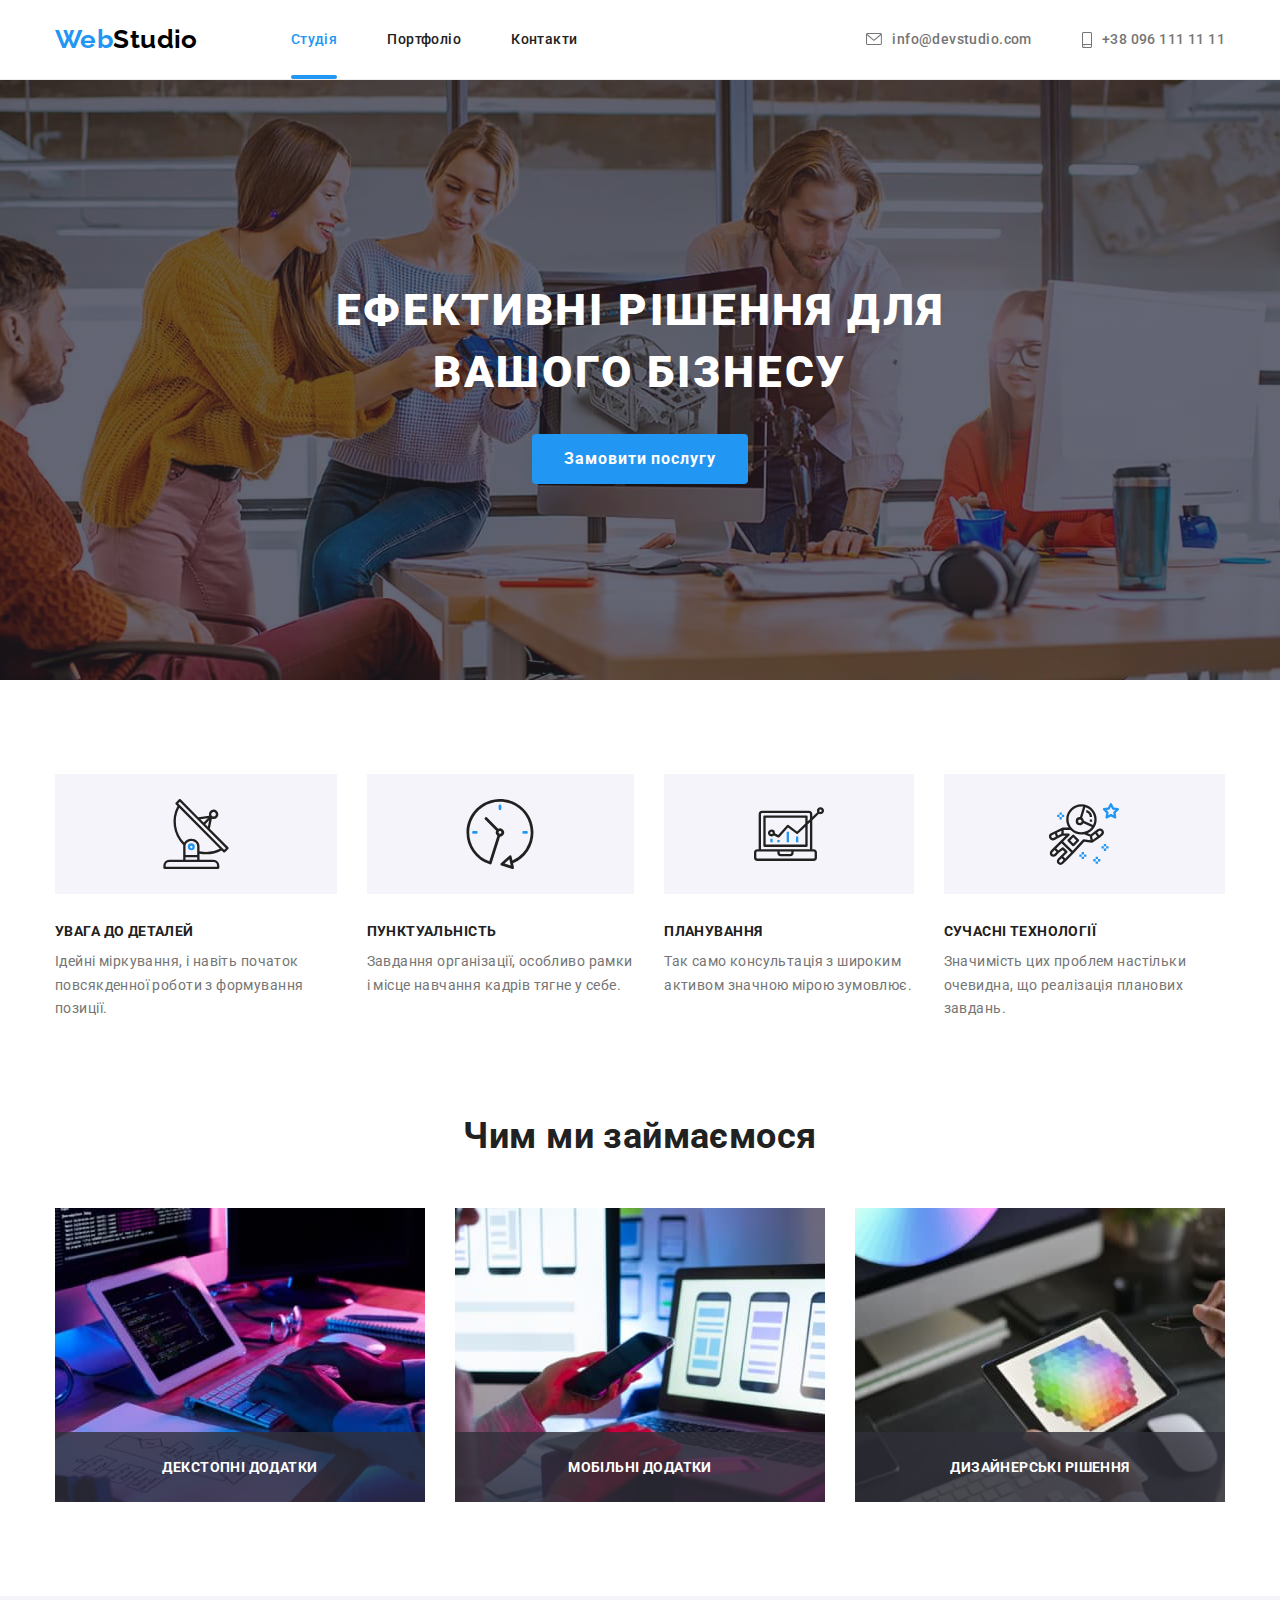
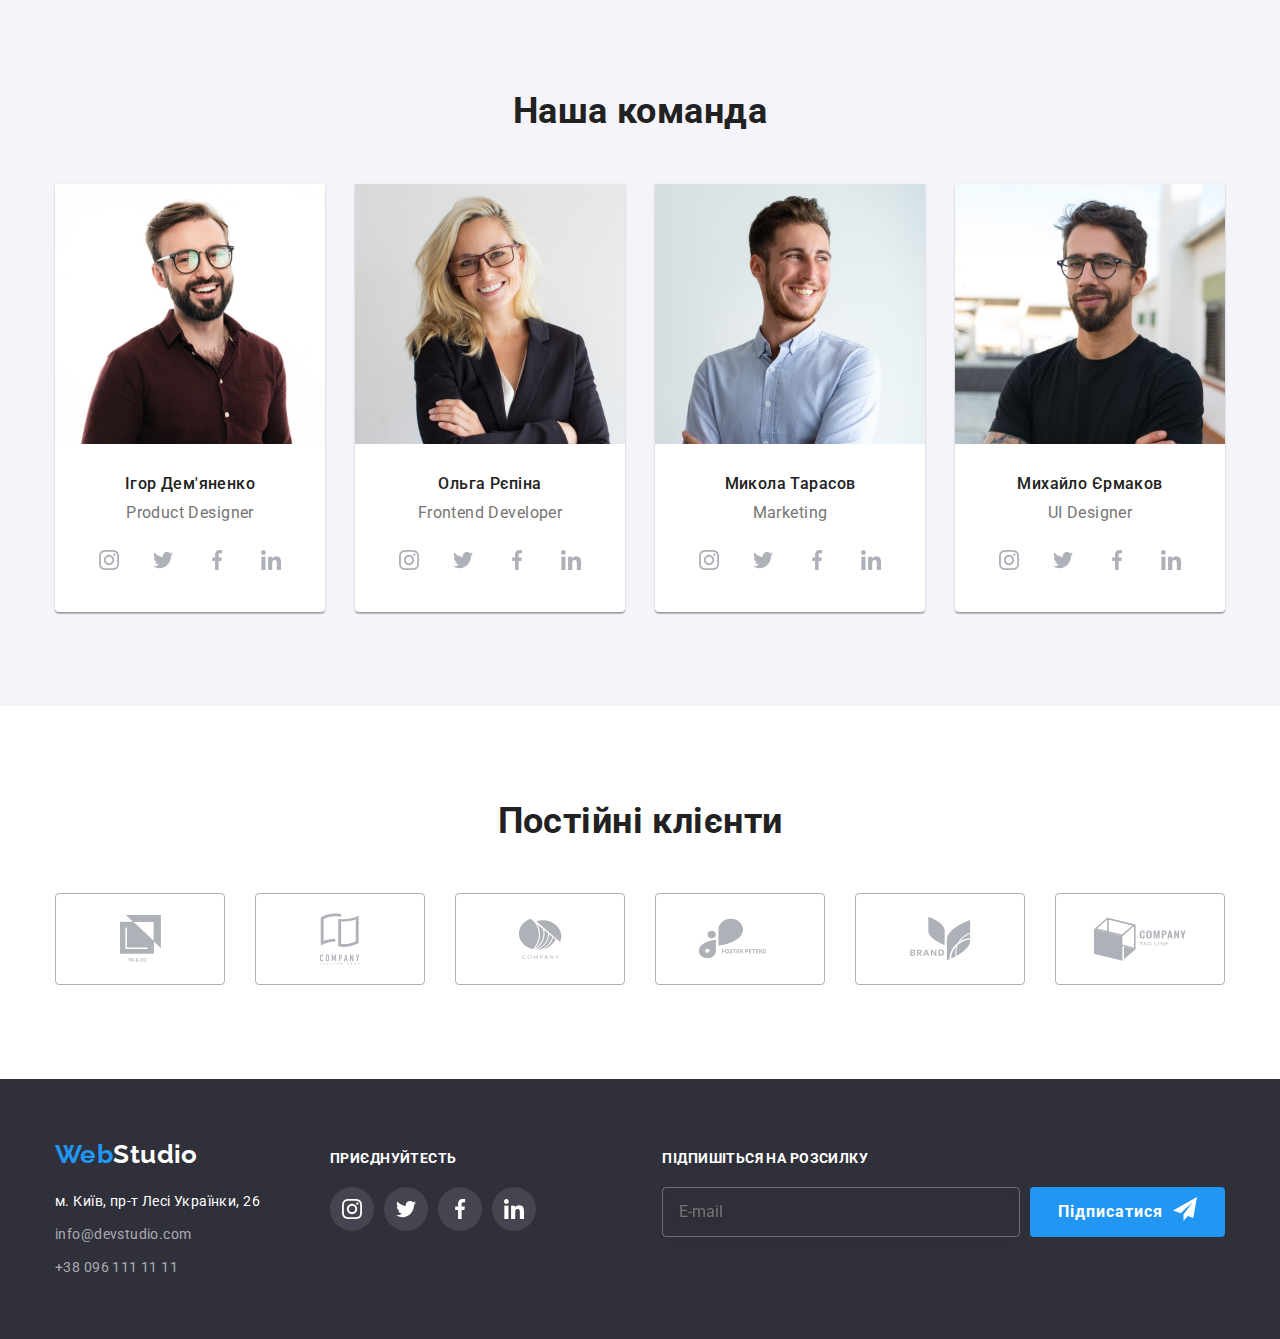
<file: index.html>
<!DOCTYPE html>
<html lang="uk">
  <head>
    <meta charset="UTF-8" />
    <meta http-equiv="X-UA-Compatible" content="IE=edge" />
    <meta name="viewport" content="width=device-width, initial-scale=1.0" />
    <title>Веб Студія</title>
    <link
      rel="stylesheet"
      href="https://cdnjs.cloudflare.com/ajax/libs/modern-normalize/1.1.0/modern-normalize.min.css"
    />
    <link rel="stylesheet" href="./css/styles.css" />
    <link rel="preconnect" href="https://fonts.googleapis.com" />
    <link rel="preconnect" href="https://fonts.gstatic.com" crossorigin />
    <link
      href="https://fonts.googleapis.com/css2?family=Raleway:wght@700&family=Roboto:wght@400;500;700;900&display=swap"
      rel="stylesheet"
    />
  </head>
  <body>
    <!--Шапка сайта-->
    <header class="nav">
      <div class="container main-nav">
        <a class="logo" href="./index.html" lang="en">
          <span class="page-logo">Web</span>Studio</a
        >
        <nav class="navigation">
          <ul class="nav-list">
            <li>
              <a class="nav-page current" href="./index.html">Студія</a>
            </li>
            <li>
              <a class="nav-page" href="portfolio.html">Портфоліо</a>
            </li>
            <li>
              <a class="nav-page" href="#">Контакти</a>
            </li>
          </ul>
        </nav>
        <ul class="nav-contacts">
          <li class="hover-envelope">
            <a class="contacts" href="mailto:info@devstudio.com" lang="en"
              ><svg
                class="icon-envelope"
                width="16"
                height="12"
                viewBox="0 0 16 12"
                fill="none"
              >
                <use href="./images/sprite1.svg#icon-envelope"></use></svg
              >info@devstudio.com
            </a>
          </li>
          <li class="hover-smartphon">
            <a class="contacts" href="tel:+380961111111">
              <svg class="icon-smartphon" width="10" height="16">
                <use href="./images/sprite1.svg#icon-smartphone"></use></svg
              >+38 096 111 11 11</a
            >
          </li>
        </ul>
      </div>
    </header>
    <main>
      <!--Секция герой-->
      <section class="hero">
        <div class="container">
          <div class="hero-overlay">
            <h1 class="hero-title">ефективні рішення для вашого бізнесу</h1>
            <button class="hero-button" type="button" data-modal-open>
              Замовити послугу
            </button>
          </div>
        </div>
      </section>

      <!--Секция 2-->
      <section class="section">
        <div class="container">
          <h2 class="visually-hidden">секция 2</h2>
          <ul class="section-lists">
            <li class="benefits-icon icon-antenna">
              <h3 class="benefits-title">УВАГА ДО ДЕТАЛЕЙ</h3>
              <p class="benefits-text">
                Ідейні міркування, і навіть початок повсякденної роботи з
                формування позиції.
              </p>
            </li>
            <li class="benefits-icon icon-clock">
              <h3 class="benefits-title">ПУНКТУАЛЬНІСТЬ</h3>
              <p class="benefits-text">
                Завдання організації, особливо рамки і місце навчання кадрів
                тягне у себе.
              </p>
            </li>
            <li class="benefits-icon icon-diagram">
              <h3 class="benefits-title">ПЛАНУВАННЯ</h3>
              <p class="benefits-text">
                Так само консультація з широким активом значною мірою зумовлює.
              </p>
            </li>
            <li class="benefits-icon icon-astronaut">
              <h3 class="benefits-title">СУЧАСНІ ТЕХНОЛОГІЇ</h3>
              <p class="benefits-text">
                Значимість цих проблем настільки очевидна, що реалізація
                планових завдань.
              </p>
            </li>
          </ul>
        </div>
      </section>
      <!--Секция Чим займаємося-->
      <section class="section features">
        <div class="container">
          <h2 class="title">Чим ми займаємося</h2>
          <ul class="section-lists">
            <li>
              <img
                src="./images/comp.jpg"
                alt="декстопні додатки"
                width="370"
              />
              <p class="features-desc">декстопні додатки</p>
            </li>
            <li>
              <img src="./images/tel.jpg" alt="мобільні додатки" width="370" />
              <p class="features-desc">мобільні додатки</p>
            </li>
            <li>
              <img
                src="./images/palitra.jpg"
                alt="дизайнерські рішення"
                width="370"
              />
              <p class="features-desc">дизайнерські рішення</p>
            </li>
          </ul>
        </div>
      </section>
      <!--Секція наша команда-->
      <section class="section list-profy">
        <div class="container">
          <h2 class="title">Наша команда</h2>
          <ul class="section-lists">
            <li class="section-list-profy">
              <img
                src="./images/demjanenko.jpg"
                alt="Ігор Дем'яненко"
                width="270"
              />
              <div class="list-face">
                <h3 class="name">Ігор Дем'яненко</h3>
                <p class="profy" lang="en">Product Designer</p>

                <ul class="icon-position">
                  <li>
                    <a class="name-socials" href="#"
                      ><svg class="meta">
                        <use
                          href="./images/sprite1.svg#icon-instagram"
                        ></use></svg
                    ></a>
                  </li>
                  <li>
                    <a class="name-socials" href="#"
                      ><svg class="meta">
                        <use
                          href="./images/sprite1.svg#icon-twitter"
                        ></use></svg
                    ></a>
                  </li>
                  <li>
                    <a class="name-socials" href="#"
                      ><svg class="meta">
                        <use
                          href="./images/sprite1.svg#icon-facebook"
                        ></use></svg
                    ></a>
                  </li>
                  <li>
                    <a class="name-socials" href="#"
                      ><svg class="meta">
                        <use
                          href="./images/sprite1.svg#icon-linkedin"
                        ></use></svg
                    ></a>
                  </li>
                </ul>
              </div>
            </li>
            <li class="section-list-profy">
              <img src="./images/repina.jpg" alt="Ольга Рєпіна" width="270" />
              <div class="list-face">
                <h3 class="name">Ольга Рєпіна</h3>
                <p class="profy" lang="en">Frontend Developer</p>
                <ul class="icon-position">
                  <li>
                    <a class="name-socials" href="#"
                      ><svg class="meta">
                        <use
                          href="./images/sprite1.svg#icon-instagram"
                        ></use></svg
                    ></a>
                  </li>
                  <li>
                    <a class="name-socials" href="#"
                      ><svg class="meta">
                        <use
                          href="./images/sprite1.svg#icon-twitter"
                        ></use></svg
                    ></a>
                  </li>
                  <li>
                    <a class="name-socials" href="#"
                      ><svg class="meta">
                        <use
                          href="./images/sprite1.svg#icon-facebook"
                        ></use></svg
                    ></a>
                  </li>
                  <li>
                    <a class="name-socials" href="#"
                      ><svg class="meta">
                        <use
                          href="./images/sprite1.svg#icon-linkedin"
                        ></use></svg
                    ></a>
                  </li>
                </ul>
              </div>
            </li>
            <li class="section-list-profy">
              <img
                src="./images/tarasov.jpg"
                alt="Микола Тарасов"
                width="270"
              />
              <div class="list-face">
                <h3 class="name">Микола Тарасов</h3>
                <p class="profy" lang="en">Marketing</p>
                <ul class="icon-position">
                  <li>
                    <a class="name-socials" href="#"
                      ><svg class="meta">
                        <use
                          href="./images/sprite1.svg#icon-instagram"
                        ></use></svg
                    ></a>
                  </li>
                  <li>
                    <a class="name-socials" href="#"
                      ><svg class="meta">
                        <use
                          href="./images/sprite1.svg#icon-twitter"
                        ></use></svg
                    ></a>
                  </li>
                  <li>
                    <a class="name-socials" href="#"
                      ><svg class="meta">
                        <use
                          href="./images/sprite1.svg#icon-facebook"
                        ></use></svg
                    ></a>
                  </li>
                  <li>
                    <a class="name-socials" href="#"
                      ><svg class="meta">
                        <use
                          href="./images/sprite1.svg#icon-linkedin"
                        ></use></svg
                    ></a>
                  </li>
                </ul>
              </div>
            </li>
            <li class="section-list-profy">
              <img
                src="./images/ermakov.jpg"
                alt="Михайло Єрмаков"
                width="270"
              />
              <div class="list-face">
                <h3 class="name">Михайло Єрмаков</h3>
                <p class="profy" lang="en">UI Designer</p>
                <ul class="icon-position">
                  <li>
                    <a class="name-socials" href="#"
                      ><svg class="meta">
                        <use
                          href="./images/sprite1.svg#icon-instagram"
                        ></use></svg
                    ></a>
                  </li>
                  <li>
                    <a class="name-socials" href="#"
                      ><svg class="meta">
                        <use
                          href="./images/sprite1.svg#icon-twitter"
                        ></use></svg
                    ></a>
                  </li>
                  <li>
                    <a class="name-socials" href="#"
                      ><svg class="meta">
                        <use
                          href="./images/sprite1.svg#icon-facebook"
                        ></use></svg
                    ></a>
                  </li>
                  <li>
                    <a class="name-socials" href="#"
                      ><svg class="meta">
                        <use
                          href="./images/sprite1.svg#icon-linkedin"
                        ></use></svg
                    ></a>
                  </li>
                </ul>
              </div>
            </li>
          </ul>
        </div>
      </section>
      <!--Постійні клієнти-->
      <section class="section clients">
        <div class="container">
          <h2 class="title">Постійні клієнти</h2>
          <ul class="clients-lists">
            <li class="clients-item">
              <a class="clients-link" href="#">
                <svg class="icon-client" width="41px" height="47px">
                  <use href="./images/sprite1.svg#icon-company-yaco"></use>
                </svg>
              </a>
            </li>
            <li class="clients-item">
              <a class="clients-link" href="#">
                <svg class="icon-client" width="40px" height="52px">
                  <use href="./images/sprite1.svg#icon-company-tagline"></use>
                </svg>
              </a>
            </li>
            <li class="clients-item">
              <a class="clients-link" href="#">
                <svg class="icon-client" width="44px" height="41px">
                  <use href="./images/sprite1.svg#icon-company"></use>
                </svg>
              </a>
            </li>
            <li class="clients-item">
              <a class="clients-link" href="#">
                <svg class="icon-client" width="85px" height="41px">
                  <use href="./images/sprite1.svg#icon-company-foster"></use>
                </svg>
              </a>
            </li>
            <li class="clients-item">
              <a class="clients-link" href="#">
                <svg class="icon-client" width="63px" height="45px">
                  <use href="./images/sprite1.svg#icon-company-brand"></use>
                </svg>
              </a>
            </li>
            <li class="clients-item">
              <a class="clients-link" href="#">
                <svg class="icon-client" width="94px" height="44px">
                  <use href="./images/sprite1.svg#icon-company-line"></use>
                </svg>
              </a>
            </li>
          </ul>
        </div>
      </section>
    </main>

    <!--Footer-->
    <footer class="footer">
      <div class="container">
        <div class="adress-box">
          <a class="logo-footer" href="./index.html" lang="en"
            ><span class="logo-web">Web</span>Studio</a
          >
          <address>
            <ul class="footer-list-element">
              <li>
                <a
                  class="footer-address"
                  href="https://goo.gl/maps/tMdoCCG9fhGyc61p6"
                  target="_blank"
                  rel="noopener noreferrer nofollow"
                  >м. Київ, пр-т Лесі Українки, 26</a
                >
              </li>
              <li>
                <a
                  class="footer-contacts"
                  href="mailto:info@devstudio.com"
                  lang="en"
                  >info@devstudio.com</a
                >
              </li>
              <li>
                <a class="footer-contacts" href="tel:+380961111111"
                  >+38 096 111 11 11</a
                >
              </li>
            </ul>
          </address>
        </div>

        <div class="socials-box">
          <p class="socials">приєднуйтесть</p>
          <ul class="footer-list">
            <li>
              <a class="footer-socials" href="#"
                ><svg class="footer-meta">
                  <use href="./images/sprite1.svg#icon-instagram"></use></svg
              ></a>
            </li>
            <li>
              <a class="footer-socials" href="#"
                ><svg class="footer-meta">
                  <use href="./images/sprite1.svg#icon-twitter"></use></svg
              ></a>
            </li>
            <li>
              <a class="footer-socials" href="#"
                ><svg class="footer-meta">
                  <use href="./images/sprite1.svg#icon-facebook"></use></svg
              ></a>
            </li>
            <li>
              <a class="footer-socials" href="#"
                ><svg class="footer-meta">
                  <use href="./images/sprite1.svg#icon-linkedin"></use></svg
              ></a>
            </li>
          </ul>
        </div>
        <div class="input-footer">
          <p class="socials">Підпишіться на розсилку</p>
          <form class="footer-list">
            <input
              type="email"
              name="user-email"
              class="modal-input-footer"
              required
              placeholder="E-mail"
            />
            <button type="submit" class="footer-button">
              Підписатися
              <svg class="icon-send-mail" width="24" height="24">
                <use href="images/sprite1.svg#icon-send-mail"></use>
              </svg>
            </button>
          </form>
        </div>
      </div>
    </footer>
    <!--Модальне вікно-->
    <div class="backdrop is-hidden" data-modal>
      <div class="modal">
        <button type="button" class="modal-close" data-modal-close>
          <svg
            width="11"
            height="11"
            viewBox="0 0 11 11"
            xmlns="http://www.w3.org/2000/svg"
          >
            <path
              d="M11 1.10786L9.89214 0L5.5 4.39214L1.10786 0L0 1.10786L4.39214 5.5L0 9.89214L1.10786 11L5.5 6.60786L9.89214 11L11 9.89214L6.60786 5.5L11 1.10786Z"
            />
          </svg>
        </button>
        <p class="form-title">Залиште свої дані, ми вам передзвонимо</p>

        <form class="modal-form">
          <label class="input-label"
            ><span class="input-name">Ім'я</span>
            <div class="input-wrap">
              <input
                type="text"
                name="user-name"
                class="modal-input"
                required
              />
              <svg class="modal-icon" width="18" height="18">
                <use href="./images/sprite1.svg#icon-person-black"></use>
              </svg>
            </div>
          </label>

          <label class="input-label"
            ><span class="input-name">Телефон</span>
            <div class="input-wrap">
              <input type="tel" name="user-tel" class="modal-input" required />
              <svg class="modal-icon" width="18" height="18">
                <use href="./images/sprite1.svg#icon-phone-black"></use>
              </svg>
            </div>
          </label>

          <label class="input-label"
            ><span class="input-name">Пошта</span>
            <div class="input-wrap">
              <input
                type="email"
                name="user-email"
                class="modal-input"
                required
              />
              <svg class="modal-icon" width="18" height="18">
                <use href="./images/sprite1.svg#icon-email-black"></use>
              </svg>
            </div>
          </label>

          <div class="input-wrap indent">
            <label for="user-comment" class="input-name">
              Коментар
            </label>
            <textarea
              name="user-comment"
              class="modal-text"
              id="user-comment"
              placeholder="Введіть текст"
            ></textarea>
          </div>
          <div class="check-group">
               
            <label class="checkbox">
              <input
              class="check"
              type="checkbox"
              name="checkbox"/>
              <span class="icon-box"><svg width="16" height="15">
                <use href="./images/sprite1.svg#icon-box"
              </svg></span>
              Погоджуюся з розсилкою та приймаю
              <a class="link-agree" href="#">Умови договору</a>
            </label>
          </div>
          <button type="submit" class="modal-button">Відправити</button>
        </form>
      </div>
    </div>
    <script src="./modal.js"></script>
  </body>
</html>
</file>
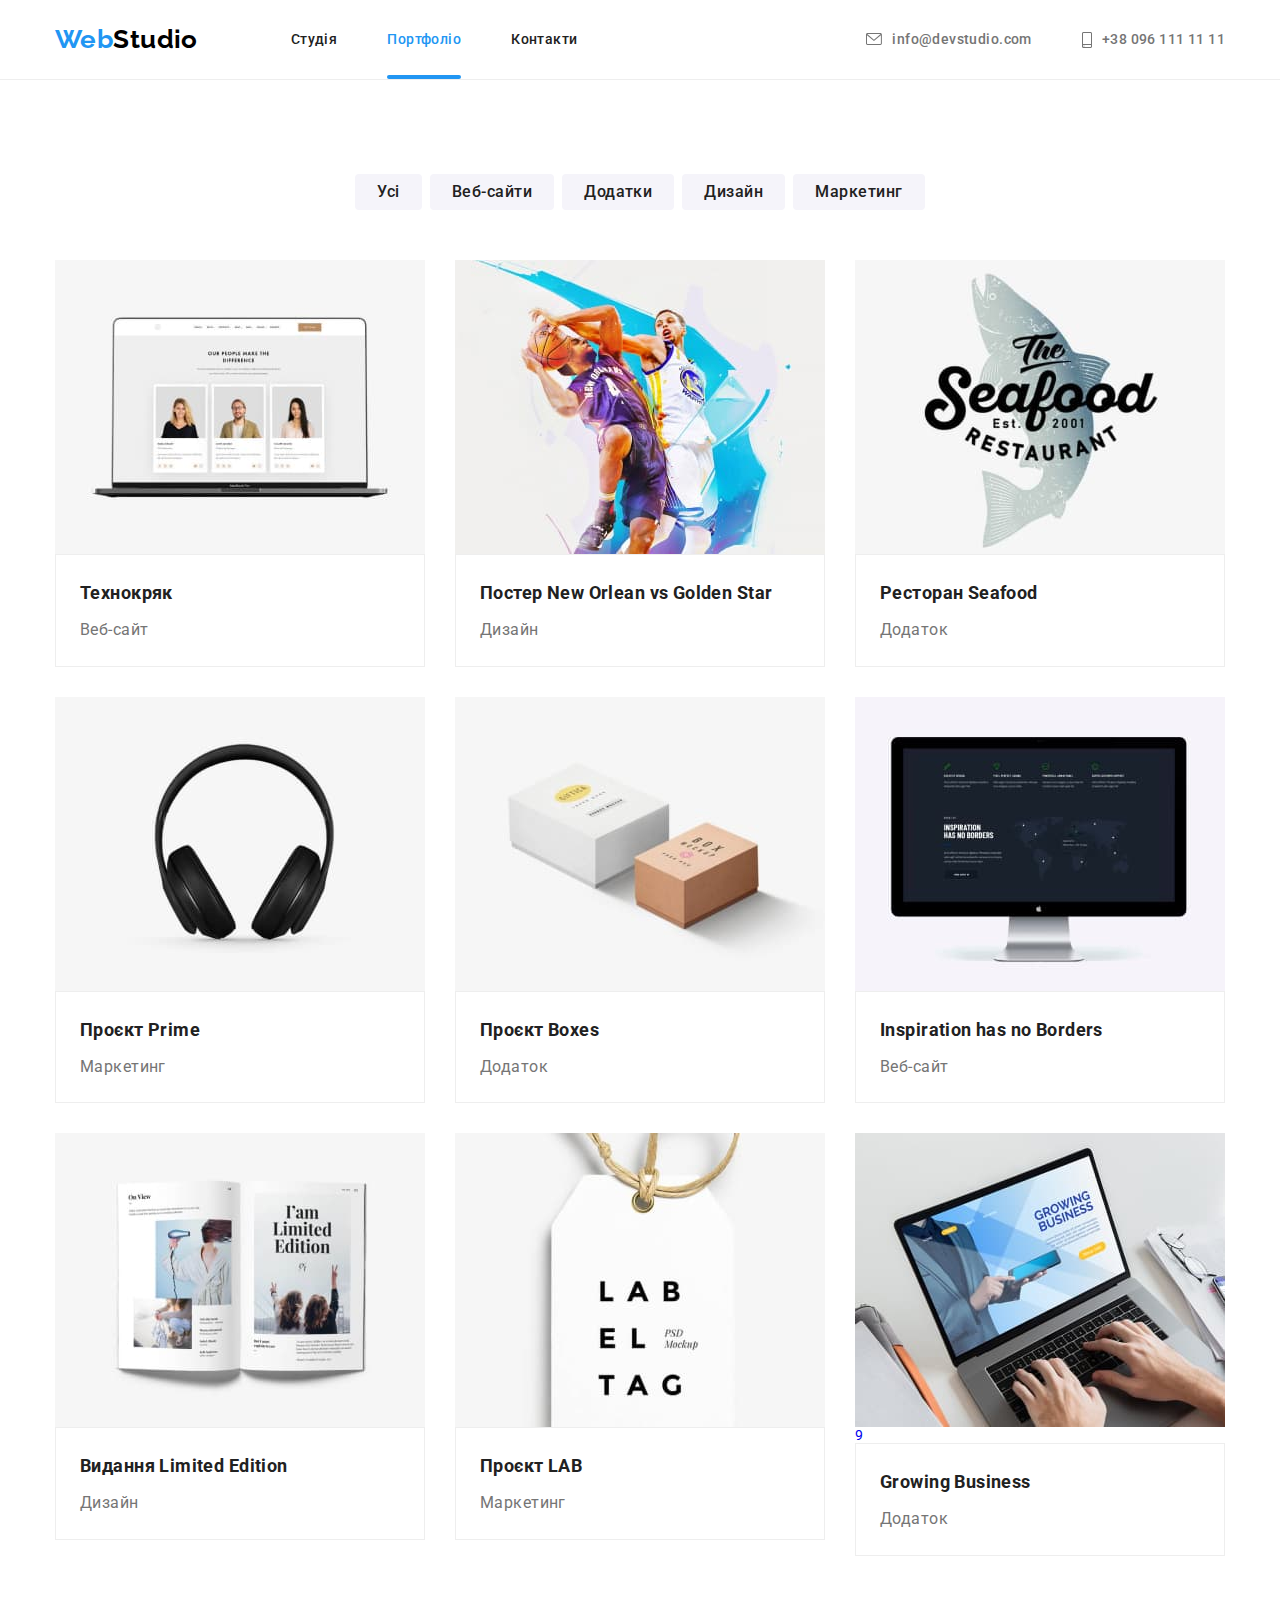
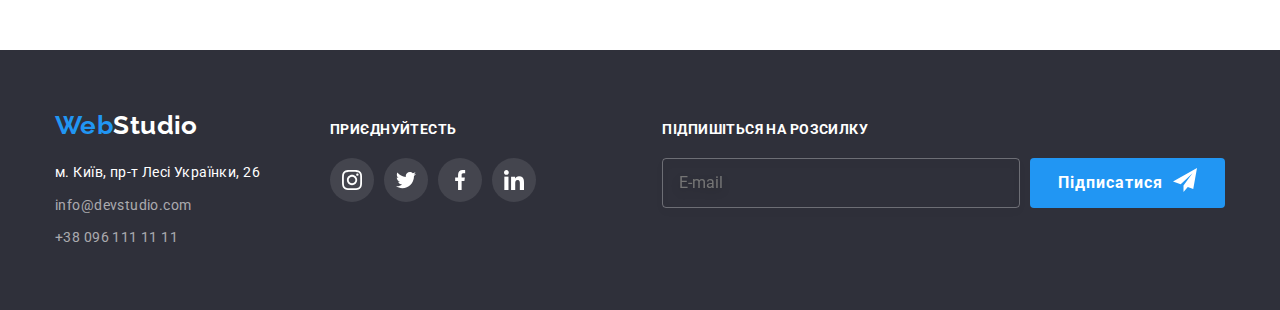
<file: portfolio.html>
<!DOCTYPE html>
<html lang="uk">
  <head>
    <meta charset="UTF-8" />
    <meta http-equiv="X-UA-Compatible" content="IE=edge" />
    <meta name="viewport" content="width=device-width, initial-scale=1.0" />
    <title>Портфоліо</title>
    <link
      rel="stylesheet"
      href="https://cdnjs.cloudflare.com/ajax/libs/modern-normalize/1.1.0/modern-normalize.min.css"
    />
    <link rel="stylesheet" href="./css/styles.css" />
    <link rel="preconnect" href="https://fonts.googleapis.com" />
    <link rel="preconnect" href="https://fonts.gstatic.com" crossorigin />
    <link
      href="https://fonts.googleapis.com/css2?family=Raleway:wght@700&family=Roboto:wght@400;500;700;900&display=swap"
      rel="stylesheet"
    />
  </head>
  <body>
    <header class="nav">
      <div class="container main-nav">
        <a class="logo" href="./index.html" lang="en">
          <span class="page-logo">Web</span>Studio</a
        >
        <nav class="navigation">
          <ul class="nav-list">
            <li>
              <a class="nav-page" href="./index.html">Студія</a>
            </li>
            <li>
              <a class="nav-page current" href="portfolio.html">Портфоліо</a>
            </li>
            <li>
              <a class="nav-page" href="#">Контакти</a>
            </li>
          </ul>
        </nav>
        <ul class="nav-contacts">
          <li class="hover-envelope">
            <a class="contacts" href="mailto:info@devstudio.com" lang="en"
              ><svg
                class="icon-envelope"
                width="16"
                height="12"
                viewBox="0 0 16 12"
                fill="none"
              >
                <use href="./images/sprite1.svg#icon-envelope"></use></svg
              >info@devstudio.com</a
            >
          </li>
          <li class="hover-smartphon">
            <a class="contacts" href="tel:+380961111111">
              <svg class="icon-smartphon" width="10" height="16">
                <use href="./images/sprite1.svg#icon-smartphone"></use></svg
              >+38 096 111 11 11</a
            >
          </li>
        </ul>
      </div>
    </header>
    <main>
      <section class="works section">
        <div class="container">
          <h1 class="visually-hidden">Види робіт</h1>
          <ul class="works-button-list">
            <li><button class="works-button" type="button">Усі</button></li>
            <li>
              <button class="works-button" type="button">Веб-сайти</button>
            </li>
            <li><button class="works-button" type="button">Додатки</button></li>
            <li><button class="works-button" type="button">Дизайн</button></li>
            <li>
              <button class="works-button" type="button">Маркетинг</button>
            </li>
          </ul>

          <ul class="portfolio-list">
            <li class="portfolio-item">
              <a class="portfolio-link" href="#">
                <div class="portfolio-top-wrap">
                  <img
                    src="./images/tekhnokrjak.jpg"
                    alt="Веб-сайт Технокряк"
                    width="370"
                  />
                  <p class="portfolio-top-text">
                    Ресурс пропонує комплексні пропозиції з різним рівнем
                    функціоналу та сервісів. Все це дозволить відвідувачу
                    отримати вичерпні відомості про компанію чи приватну особу.
                  </p>
                </div>

                <div class="works-box">
                  <h2 class="works-title">Технокряк</h2>
                  <p class="works-link">Веб-сайт</p>
                </div>
              </a>
            </li>
            <li class="portfolio-item">
              <a class="portfolio-link" href="#">
                <div class="portfolio-top-wrap">
                  <img
                    src="./images/neworlean.jpg"
                    alt="Постер New Orlean"
                    width="370"
                  />
                  <p class="portfolio-top-text">
                    Ресурс пропонує комплексні пропозиції з різним рівнем
                    функціоналу та сервісів. Все це дозволить відвідувачу
                    отримати вичерпні відомості про компанію чи приватну особу.
                  </p>
                </div>
                <div class="works-box">
                  <h2 class="works-title">Постер New Orlean vs Golden Star</h2>
                  <p class="works-link">Дизайн</p>
                </div>
              </a>
            </li>
            <li class="portfolio-item">
              <a class="portfolio-link" href="#">
                <div class="portfolio-top-wrap">
                  <img
                    src="./images/restoran.jpg"
                    alt="Додаток ресторану Seafood"
                    width="370"
                  />
                  <p class="portfolio-top-text">
                    Ресурс пропонує комплексні пропозиції з різним рівнем
                    функціоналу та сервісів. Все це дозволить відвідувачу
                    отримати вичерпні відомості про компанію чи приватну особу.
                  </p>
                </div>
                <div class="works-box">
                  <h2 class="works-title">Ресторан Seafood</h2>
                  <p class="works-link">Додаток</p>
                </div></a
              >
            </li>
            <li class="portfolio-item">
              <a class="portfolio-link" href="#">
                <div class="portfolio-top-wrap">
                  <img
                    src="./images/prime.jpg"
                    alt="Проєкт Prime"
                    width="370"
                  />
                  <p class="portfolio-top-text">
                    Ресурс пропонує комплексні пропозиції з різним рівнем
                    функціоналу та сервісів. Все це дозволить відвідувачу
                    отримати вичерпні відомості про компанію чи приватну особу.
                  </p>
                </div>
                <div class="works-box">
                  <h2 class="works-title">Проєкт Prime</h2>
                  <p class="works-link">Маркетинг</p>
                </div></a
              >
            </li>
            <li class="portfolio-item">
              <a class="portfolio-link" href="#">
                <div class="portfolio-top-wrap">
                  <img
                    src="./images/boxes.jpg"
                    alt="Проєкт Boxes"
                    width="370"
                  />
                  <p class="portfolio-top-text">
                    Ресурс пропонує комплексні пропозиції з різним рівнем
                    функціоналу та сервісів. Все це дозволить відвідувачу
                    отримати вичерпні відомості про компанію чи приватну особу.
                  </p>
                </div>
                <div class="works-box">
                  <h2 class="works-title">Проєкт Boxes</h2>
                  <p class="works-link">Додаток</p>
                </div></a
              >
            </li>
            <li class="portfolio-item">
              <a class="portfolio-link" href="#">
                <div class="portfolio-top-wrap">
                  <img
                    src="./images/inspiration.jpg"
                    alt="Inspiration has no Borders"
                    width="370"
                  />
                  <p class="portfolio-top-text">
                    Ресурс пропонує комплексні пропозиції з різним рівнем
                    функціоналу та сервісів. Все це дозволить відвідувачу
                    отримати вичерпні відомості про компанію чи приватну особу.
                  </p>
                </div>
                <div class="works-box">
                  <h2 class="works-title" lang="en">
                    Inspiration has no Borders
                  </h2>
                  <p class="works-link">Веб-сайт</p>
                </div></a
              >
            </li>
            <li class="portfolio-item">
              <a class="portfolio-link" href="#">
                <div class="portfolio-top-wrap">
                  <img
                    src="./images/vidannja.jpg"
                    alt="Видання Limited Edition"
                    width="370"
                  />
                  <p class="portfolio-top-text">
                    Ресурс пропонує комплексні пропозиції з різним рівнем
                    функціоналу та сервісів. Все це дозволить відвідувачу
                    отримати вичерпні відомості про компанію чи приватну особу.
                  </p>
                </div>
                <div class="works-box">
                  <h2 class="works-title">Видання Limited Edition</h2>
                  <p class="works-link">Дизайн</p>
                </div></a
              >
            </li>
            <li class="portfolio-item">
              <a class="portfolio-link" href="#">
                <div class="portfolio-top-wrap">
                  <img src="./images/lab.jpg" alt="Проєкт LAB" width="370" />
                  <p class="portfolio-top-text">
                    Ресурс пропонує комплексні пропозиції з різним рівнем
                    функціоналу та сервісів. Все це дозволить відвідувачу
                    отримати вичерпні відомості про компанію чи приватну особу.
                  </p>
                </div>
                <div class="works-box">
                  <h2 class="works-title">Проєкт LAB</h2>
                  <p class="works-link">Маркетинг</p>
                </div></a
              >
            </li>
            <li class="portfolio-item">
              <a class="portfolio-link" href="#">
                <div class="portfolio-top-wrap">
                  <img
                    src="./images/growingbusiness.jpg"
                    alt="Додаток Growing Business"
                    width="370"
                  />
                  <p class="portfolio-top-text">
                    Ресурс пропонує комплексні пропозиції з різним рівнем
                    функціоналу та сервісів. Все це дозволить відвідувачу
                    отримати вичерпні відомості про компанію чи приватну особу.
                  </p>
                </div>
                9
                <div class="works-box">
                  <h2 class="works-title" lang="en">Growing Business</h2>
                  <p class="works-link">Додаток</p>
                </div></a
              >
            </li>
          </ul>
        </div>
      </section>
    </main>

    <!--Footer-->
    <footer class="footer">
      <div class="container">
        <div class="adress-box">
          <a class="logo-footer" href="./index.html" lang="en"
            ><span class="logo-web">Web</span>Studio</a
          >
          <address>
            <ul class="footer-list-element">
              <li>
                <a
                  class="footer-address"
                  href="https://goo.gl/maps/tMdoCCG9fhGyc61p6"
                  target="_blank"
                  rel="noopener noreferrer nofollow"
                  >м. Київ, пр-т Лесі Українки, 26</a
                >
              </li>
              <li>
                <a
                  class="footer-contacts"
                  href="mailto:info@devstudio.com"
                  lang="en"
                  >info@devstudio.com</a
                >
              </li>
              <li>
                <a class="footer-contacts" href="tel:+380961111111"
                  >+38 096 111 11 11</a
                >
              </li>
            </ul>
          </address>
        </div>

        <div class="socials-box">
          <p class="socials">приєднуйтесть</p>
          <ul class="footer-list">
            <li>
              <a class="footer-socials" href="#"
                ><svg class="footer-meta">
                  <use href="./images/sprite1.svg#icon-instagram"></use></svg
              ></a>
            </li>
            <li>
              <a class="footer-socials" href="#"
                ><svg class="footer-meta">
                  <use href="./images/sprite1.svg#icon-twitter"></use></svg
              ></a>
            </li>
            <li>
              <a class="footer-socials" href="#"
                ><svg class="footer-meta">
                  <use href="./images/sprite1.svg#icon-facebook"></use></svg
              ></a>
            </li>
            <li>
              <a class="footer-socials" href="#"
                ><svg class="footer-meta">
                  <use href="./images/sprite1.svg#icon-linkedin"></use></svg
              ></a>
            </li>
          </ul>
        </div>
        <div class="input-footer">
          <p class="socials">Підпишіться на розсилку</p>
          <form class="footer-list">
            <input
              type="email"
              name="user-email"
              class="modal-input-footer"
              required
              placeholder="E-mail"
            />
            <button type="submit" class="footer-button">
              Підписатися
              <svg class="icon-send-mail" width="24" height="24">
                <use href="images/sprite1.svg#icon-send-mail"></use>
              </svg>
            </button>
          </form>
        </div>
      </div>
    </footer>
  </body>
</html>
</file>
<file: css/styles.css>
:root {
  --color-primary: #212121;
  --color-second: #757575;
  --color-active: #2196f3;
  --color-background: #f5f4fa;
  --color-fone: #fff;
  --color-logo: #000;
  --color-backdark: #2f303a;
  --color-hero: #188ce8;
  --color-svg: #afb1b8;
  --main-font: "Roboto", sans-serif;
  --shift: 250ms cubic-bezier(0.4, 0, 0.2, 1);
}
body {
  font-family: var(--main-font);
  background-color: var(--color-fone);
  color: var(--color-primary);
  font-size: 14px;
  letter-spacing: 0.03em;
}
h1,
h2,
h3,
h4,
h5,
h6,
p {
  margin: 0;
}
img {
  display: block;
  max-width: 100%;
  height: auto;
}
address {
  font-style: normal;
}
ul {
  list-style-type: none;
  margin: 0;
  padding: 0;
}
a {
  text-decoration: none;
}
a:focus {
  outline: none;
}
.visually-hidden {
  position: absolute;
  width: 1px;
  height: 1px;
  margin: -1px;
  padding: 0;
  border: 0;
  white-space: nowrap;
  clip-path: inset(100%);
  overflow: hidden;
  clip: rect(0 0 0 0);
}
/*header*/
.container {
  width: 1200px;
  margin-left: auto;
  margin-right: auto;
  padding-left: 15px;
  padding-right: 15px;
}
.nav {
  border-bottom: 1px solid #eeeeee;
}
.main-nav {
  display: flex;
  align-items: center;
}
.navigation {
  margin-left: 93px;
}
nav .current {
  color: var(--color-active);
  position: relative;
}
.current::after {
  content: "";
  position: absolute;
  bottom: 0;
  left: 0;
  width: 100%;
  height: 4px;
  border-bottom: 2px;
  background-color: var(--color-active);
  border-radius: 2px;
}
.logo {
  font-family: "Raleway";
  font-weight: 700;
  font-size: 26px;
  line-height: 1.2;
  color: var(--color-logo);
}
.page-logo {
  color: var(--color-active);
}

.nav-list {
  display: flex;
}
.nav-list > li:not(:last-child) {
  margin-right: 50px;
}
.nav-page {
  display: block;
  padding-top: 32px;
  padding-bottom: 32px;

  font-weight: 500;
  line-height: 1.1;
  color: var(--color-primary);
  cursor: pointer;

  transition: color var(--shift);
}
.nav-page:hover,
.nav-page:focus {
  color: var(--color-active);
}

.contacts {
  font-weight: 500;
  line-height: 1.1;
  display: flex;
  align-items: center;
  color: var(--color-second);

  transition: color var(--shift);
}
.contacts:hover,
.contacts:focus {
  color: var(--color-active);
}

.nav-contacts {
  display: flex;
  margin-left: auto;
}
.nav-contacts > li:not(:last-child) {
  margin-right: 50px;
}
.icon-envelope {
  width: 16px;
  height: 12px;
  margin-right: 10px;
  fill: currentColor;
}
.icon-smartphon {
  width: 10px;
  height: 16px;
  margin-right: 10px;
  fill: currentColor;
}

/*hero*/
.hero {
  padding: 200px 0;
  background-color: var(--color-backdark);
  text-align: center;
  max-width: 1600px;
  height: 600px;
  margin: 0 auto;
  background-image: linear-gradient(
      to right,
      rgba(47, 48, 58, 0.4),
      rgba(47, 48, 58, 0.4)
    ),
    url(../images/hero.jpg);
  background-size: cover;
  background-repeat: no-repeat;
  background-position: center;
}
.hero-title {
  margin: 0 auto;
  width: 696px;
  margin-bottom: 30px;

  font-weight: 900;
  font-size: 44px;

  text-transform: uppercase;
  letter-spacing: 0.06em;
  line-height: 1.4;
  color: var(--color-fone);
}
.hero-button {
  border: none;
  border-radius: 4px;
  padding: 10px 32px;

  font-family: var(--main-font);
  font-weight: 700;
  font-size: 16px;
  letter-spacing: 0.06em;
  line-height: 1.9;
  color: var(--color-fone);
  background-color: var(--color-active);

  cursor: pointer;

  transition: background-color var(--shift);
}
.hero-button:hover,
.hero-button:focus {
  background-color: var(--color-hero);
}

.section {
  padding-top: 94px;
  padding-bottom: 94px;
}
/*Секція 2*/

.benefits-icon::before {
  content: "";
  display: block;
  background-color: var(--color-background);
  height: 120px;
  margin-bottom: 30px;
  background-repeat: no-repeat;
  background-position: center;
}
.icon-antenna::before {
  background-image: url(../images/antenna.svg);
}
.icon-clock::before {
  background-image: url(../images/clock.svg);
}
.icon-diagram::before {
  background-image: url(../images/diagram.svg);
}
.icon-astronaut::before {
  background-image: url(../images/astronaut.svg);
}

.benefits-title {
  margin-bottom: 10px;

  font-weight: 700;
  font-size: 14px;
  line-height: 1.1;
  text-transform: uppercase;
  color: var(--color-primary);
}
.benefits-text {
  margin-bottom: 0;

  line-height: 1.7;
  color: var(--color-second);
}

/* section*/
.features {
  padding-top: 0;
}
.section-lists {
  display: flex;
  gap: 30px;
}
.title {
  margin-bottom: 50px;

  font-weight: 700;
  font-size: 36px;
  line-height: 1.2;
  text-align: center;
  color: var(--color-primary);
}
.section-lists li {
  position: relative;
}
.features-desc {
  position: absolute;
  bottom: 0;

  font-weight: 700;
  line-height: 1.2;
  text-transform: uppercase;
  color: var(--color-fone);

  width: 100%;
  height: 70px;
  background-color: rgba(47, 48, 58, 0.8);

  display: flex;
  align-items: center;
  justify-content: center;
}

/*Секція Команда*/
.list-profy {
  background-color: var(--color-background);
}
.section-list-profy {
  background: #ffffff;
  box-shadow: 0px 1px 3px rgba(0, 0, 0, 0.12), 0px 1px 1px rgba(0, 0, 0, 0.14),
    0px 2px 1px rgba(0, 0, 0, 0.2);
  border-radius: 0px 0px 4px 4px;
}
.list-face {
  padding-top: 30px;
  padding-bottom: 30px;
}
.name {
  margin-bottom: 10px;

  font-weight: 500;
  font-size: 16px;
  line-height: 1.19;
  text-align: center;
  color: var(--color-primary);
}
.profy {
  margin-bottom: 16px;

  font-size: 16px;
  line-height: 1.19;
  text-align: center;
  color: var(--color-second);
}
.icon-position {
  display: flex;
  justify-content: center;
  gap: 10px;
}
.name-socials {
  width: 44px;
  height: 44px;
  border-radius: 50%;
  display: flex;
  align-items: center;
  justify-content: center;

  color: var(--color-svg);

  transition: color var(--shift), background-color var(--shift);
}
.name-socials:hover,
.name-socials:focus {
  color: var(--color-fone);
  background-color: var(--color-active);
}
.meta {
  width: 20px;
  height: 20px;

  fill: currentColor;
}

/*Секція Постійні клієнти*/

.clients-lists {
  display: flex;
  justify-content: center;
  gap: 30px;
}

.clients-link {
  width: 170px;
  height: 92px;
  border: 1px solid #afb1b8;
  border-radius: 4px;

  display: flex;
  align-items: center;
  justify-content: center;

  color: var(--color-svg);

  transition: color var(--shift), border var(--shift);
}
.icon-client {
  fill: currentColor;
  outline: none;
}
.clients-link:hover,
.clients-link:focus {
  border: 1px solid #188ce8;
  color: var(--color-active);
}

/*Секція Приклади робіт*/
.works-button-list {
  display: flex;
  justify-content: center;
  margin-bottom: 50px;
}
.works-button {
  padding: 6px 22px;

  background-color: var(--color-background);
  font-family: var(--main-font);
  font-weight: 500;
  font-size: 16px;
  line-height: 1.5;
  text-align: center;
  letter-spacing: 0.03em;
  color: var(--color-primary);
  border: none;
  border-radius: 4px;
  cursor: pointer;

  transition: color var(--shift), background-color var(--shift),
    box-shadow var(--shift);
}
.works-button-list li + li {
  margin-left: 8px;
}
.works-button:hover {
  color: var(--color-fone);
  background-color: var(--color-active);
  box-shadow: 0px 3px 1px rgba(0, 0, 0, 0.1), 0px 1px 2px rgba(0, 0, 0, 0.08),
    0px 2px 2px rgba(0, 0, 0, 0.12);
}
.works-button:focus {
  color: var(--color-fone);
  background-color: var(--color-active);
  outline: none;
  box-shadow: 0px 3px 1px rgba(0, 0, 0, 0.1), 0px 1px 2px rgba(0, 0, 0, 0.08),
    0px 2px 2px rgba(0, 0, 0, 0.12);
}

.portfolio-list {
  display: flex;
  flex-wrap: wrap;
  gap: 30px;
}

.portfolio-item:nth-last-child(-n + 3) {
  margin-bottom: 0;
}
.portfolio-link {
  display: block;

  transition: box-shadow var(--shift);
}
.portfolio-link:hover,
.portfolio-link:focus {
  box-shadow: 0px 1px 1px rgba(0, 0, 0, 0.12), 0px 4px 4px rgba(0, 0, 0, 0.06),
    1px 4px 6px rgba(0, 0, 0, 0.16);
}
.portfolio-top-wrap {
  position: relative;
  overflow: hidden;
}
.portfolio-top-text {
  position: absolute;
  top: 0;
  padding: 63px 24px;

  color: var(--color-fone);
  font-family: var(--main-font);
  font-size: 18px;
  line-height: 1.56;
  background-color: rgba(33, 150, 243, 0.9);
  width: 370px;
  height: 294px;
  transform: translateY(100%);
  overflow: hidden;

  transition: var(--shift);
}
.portfolio-link:hover .portfolio-top-text {
  transform: translateY(0);
}
.portfolio-link:focus .portfolio-top-text {
  transform: translateY(0);
}
.works-box {
  padding: 20px 24px;
  border: 1px solid #eeeeee;
}
.works-title {
  margin-bottom: 4px;

  font-weight: 700;
  font-size: 18px;
  line-height: 2;
  color: var(--color-primary);
}
.works-link {
  margin-top: 0;
  margin-bottom: 0px;

  font-size: 16px;
  line-height: 1.9;
  color: var(--color-second);
}

/*footer*/

.footer {
  padding-top: 60px;
  padding-bottom: 60px;
  background-color: var(--color-backdark);
}
.footer .container {
  display: flex;
  align-items: baseline;
}
.footer-list {
  display: inline-block;
  margin-top: 20px;
}
.logo-footer {
  font-family: "Raleway";
  font-weight: 700;
  font-size: 26px;
  line-height: 1.2;
  color: var(--color-fone);
  cursor: pointer;
}
.logo-web {
  color: var(--color-active);
}
.footer-list-element {
  margin-top: 20px;
}
.footer-address {
  font-style: normal;
  font-weight: 400;
  line-height: 1.7;

  color: var(--color-fone);
  cursor: pointer;

  transition: color var(--shift);
}
.footer-address:hover,
.footer-address:focus {
  color: var(--color-active);
}
.footer-list-element > li:not(:last-child) {
  margin-bottom: 9px;
}
.footer-contacts {
  font-style: normal;
  line-height: 1.7;
  color: rgba(255, 255, 255, 0.6);
  cursor: pointer;

  transition: color var(--shift);
}
.footer-contacts:hover,
.footer-contacts:focus {
  color: var(--color-active);
}
.socials-box {
  margin-left: 70px;
 
}
.socials {
  font-weight: 700;
  line-height: 1.14;
  text-transform: uppercase;
  color: var(--color-fone);
}
.footer-list {
  display: flex;
  justify-content: center;
  gap: 10px;
}

.footer-socials {
  width: 44px;
  height: 44px;
  fill: var(--color-fone);
  background-color: rgba(255, 255, 255, 0.1);
  border-radius: 50%;
  display: flex;
  align-items: center;
  justify-content: center;

  transition: background-color var(--shift);
}
.footer-socials:hover,
.footer-socials:focus {
  background-color: var(--color-active);
}
.footer-meta {
  width: 20px;
  height: 20px;
  fill: var(--color-fone);
}
.input-footer{
  margin-left: auto;
}
.footer-button {
  display: flex;
  margin: 0 auto;

  padding: 10px 28px;

  border: none;
  border-radius: 4px;
  font-family: var(--main-font);
  font-weight: 700;
  font-size: 16px;
  line-height: 1.9;
  letter-spacing: 0.06em;
  color: var(--color-fone);
  background-color: var(--color-active);

  cursor: pointer;

  transition: background-color var(--shift);
}
.footer-button:hover,
.footer-button:focus {
  background-color: var(--color-hero);
}
.icon-send-mail{
  margin-left: 10px;
}
.modal-input-footer{
  width: 358px;
  height: 50px;
  
background-color: transparent;
  padding-left: 16px;
  color: var(--color-fone);
  font-size: 16px;

 border: 1px solid rgba(255, 255, 255, 0.3);
filter: drop-shadow(0px 4px 4px rgba(0, 0, 0, 0.15));
border-radius: 4px;

}
/*Модальне вікно*/
.backdrop {
  width: 100%;
  height: 100%;
  background-color: rgba(0, 0, 0, 0.2);
  position: fixed;
  top: 0;
  left: 0;

  transition: opacity var(--shift);
}
.modal {
  width: 528px;
  height: 581px;
  padding: 40px;

  background-color: var(--color-fone);
  box-shadow: 0px 1px 3px rgba(0, 0, 0, 0.12), 0px 1px 1px rgba(0, 0, 0, 0.14),
    0px 2px 1px rgba(0, 0, 0, 0.2);
  border-radius: 4px;

  position: absolute;
  top: 50%;
  left: 50%;
  transform: translate(-50%, -50%);
}

.modal-close {
  width: 30px;
  height: 30px;
  background: var(--color-fone);
  border: 1px solid rgba(0, 0, 0, 0.1);
  border-radius: 50%;

  position: absolute;
  right: 8px;
  top: 8px;
  display: flex;
  align-items: center;
  justify-content: center;

  cursor: pointer;
  
}
.modal-close svg{
  transition: fill var(--shift);
}
.modal-close:hover svg{
  fill: var(--color-active);
 }
 .modal-close:hover ~ .form-title{
  font-weight: 700;
font-size: 20px;
line-height: 1.15;
color: var(--color-primary);

text-shadow: 0px 4px 4px rgba(0, 0, 0, 0.25);
 }
.backdrop.is-hidden {
  opacity: 0;
  pointer-events: none;
}
.backdrop.is-hidden .modal {
  transform: translate(-50%, -50%);
}
/*Форма*/
.form-title {
  margin-bottom: 12px;

  text-align: center;
  font-weight: 700;
  font-size: 20px;
  line-height: 1.15;
  color: var(--color-primary);

  transition: text-shadow var(--shift);
  }
.input-name{
  display: block;
  font-weight: 400;
font-size: 12px;
line-height: 1.17;
color: var(--color-second);
margin-bottom: 4px;

}

.input-wrap {
  position: relative;
  
}
.indent{
  margin-bottom: 20px;
}
.input-label{
  display: block;
  margin-bottom: 10px;
}
.modal-input {
  width: 100%;
  height: 40px;
  

  border: 1px solid rgba(33, 33, 33, 0.2);
  border-radius: 4px;
  padding-left: 42px;
  color: var(--color-primary);
  outline: transparent;
  transition: border-color var(--shift), fill var(--shift);
}
.modal-input:focus {
border-color: var(--color-active);
}
.modal-input:focus + .modal-icon{
  fill: var(--color-active);
}

.modal-icon {
  position: absolute;
  left: 12px;
  top: 50%;
  transform: translateY(-50%);
  transition: fill var(--shift);

}
.modal-text {
  padding: 16px 12px;
  
  width: 100%;
  height: 120px;
  border: 1px solid rgba(33, 33, 33, 0.2);
  border-radius: 4px;
  resize: none;
  outline: transparent;

  transition: border-color var(--shift);
}
.modal-text::placeholder{
  font-size: 12px;
line-height: 1.17
color: rgba(117, 117, 117, 0.5);
}
.modal-text:focus{
  border-color: var(--color-active);
}
.check-group{
    text-align: center;
    }
.check{
  appearance: none;
}
.checkbox{
  color: #757575;
}

.check:checked + .icon-box{
  content: '';
  width: 16px;
  height: 15px;

  background-image: url(../images/icon-check.svg);
background-repeat: no-repeat;
 fill: none;
}

.link-agree{
    line-height: 2;
  color: var(--color-active);
 transition: color var(--shift);
 text-decoration:underline;
 transition: color var(--shift);
}
.link-agree:focus,
.link-agree:hover{
color: var(--color-hero);
}
.modal-button {
  display: block;
  margin: 0 auto;
margin-top: 30px;
  padding: 10px 52px;

  border: none;
  border-radius: 4px;
  font-family: var(--main-font);
  font-weight: 700;
  font-size: 16px;
  line-height: 1.9;
  letter-spacing: 0.06em;

  color: var(--color-fone);
  background-color: var(--color-active);
  box-shadow: 0px 4px 4px rgba(0, 0, 0, 0.15);
  cursor: pointer;

  transition: background-color var(--shift);
}
.modal-button:hover,
.modal-button:focus {
  background-color: var(--color-hero);
}
</file>
